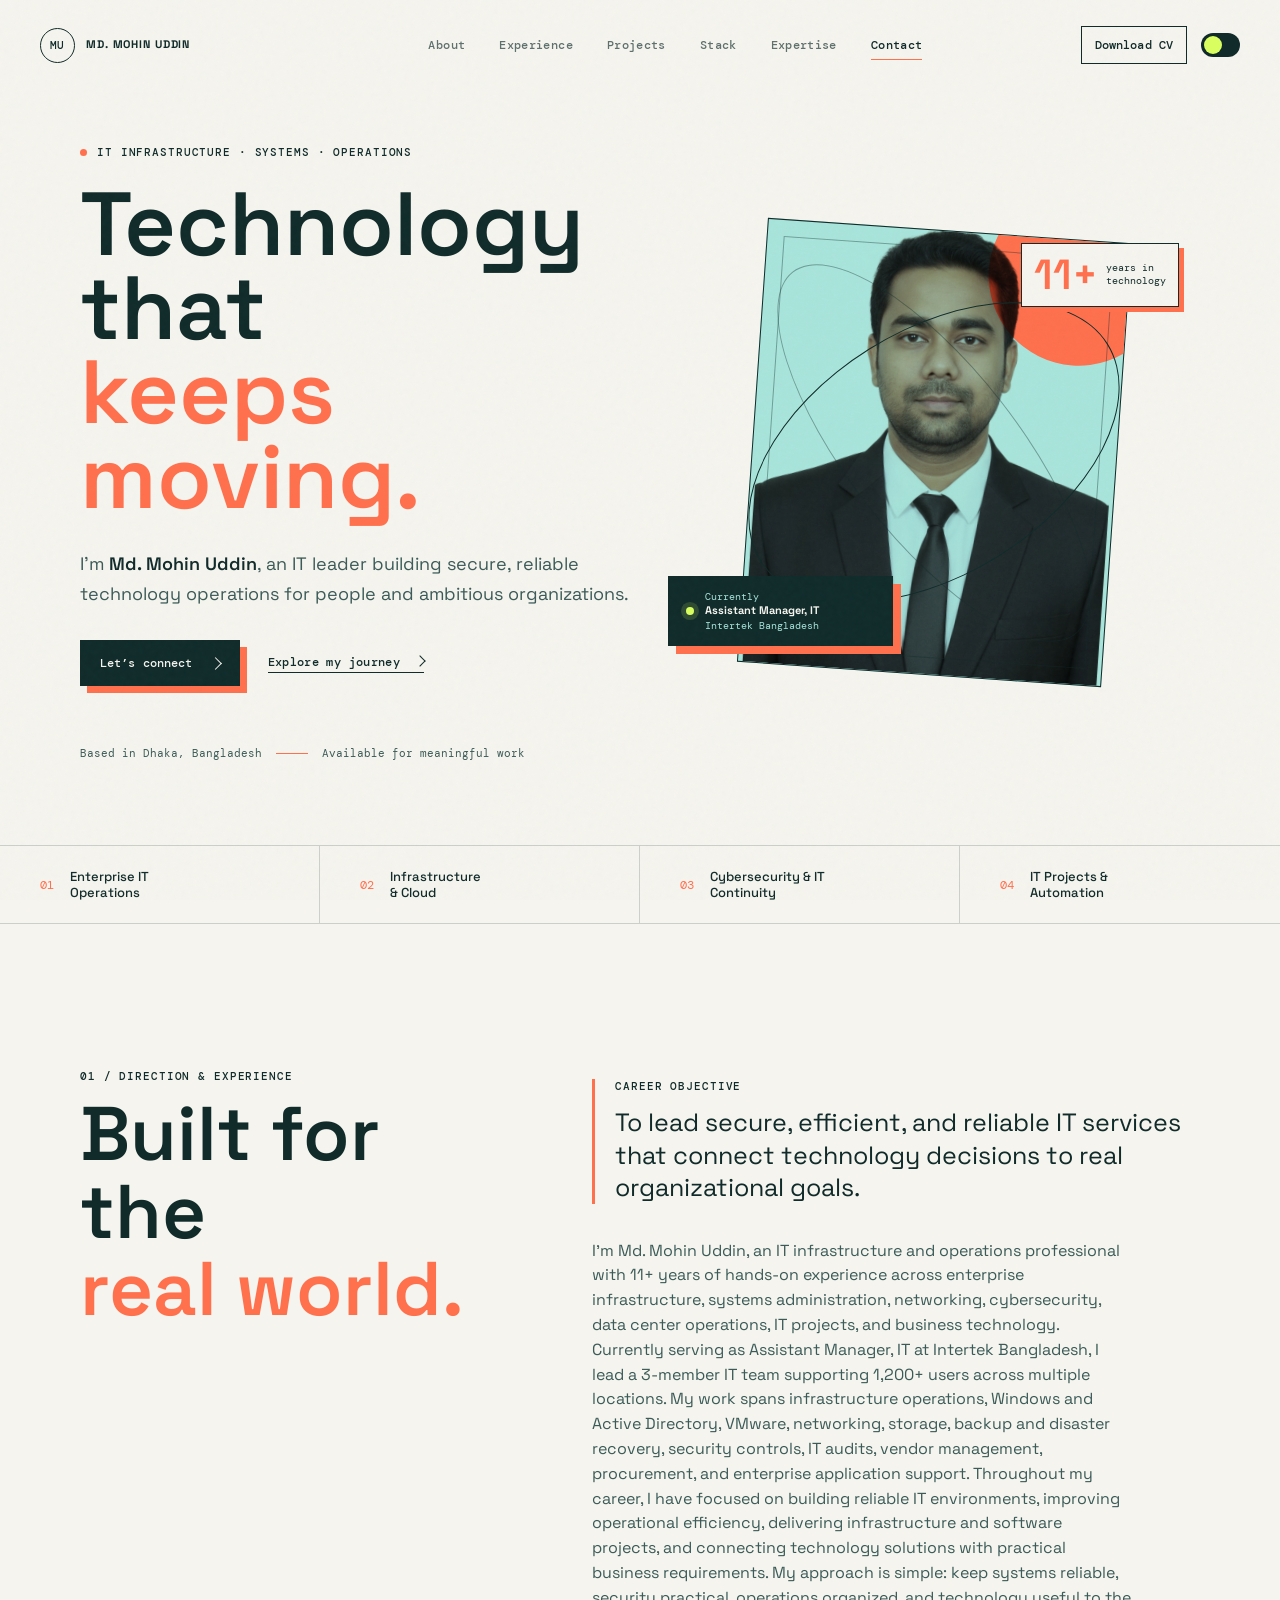
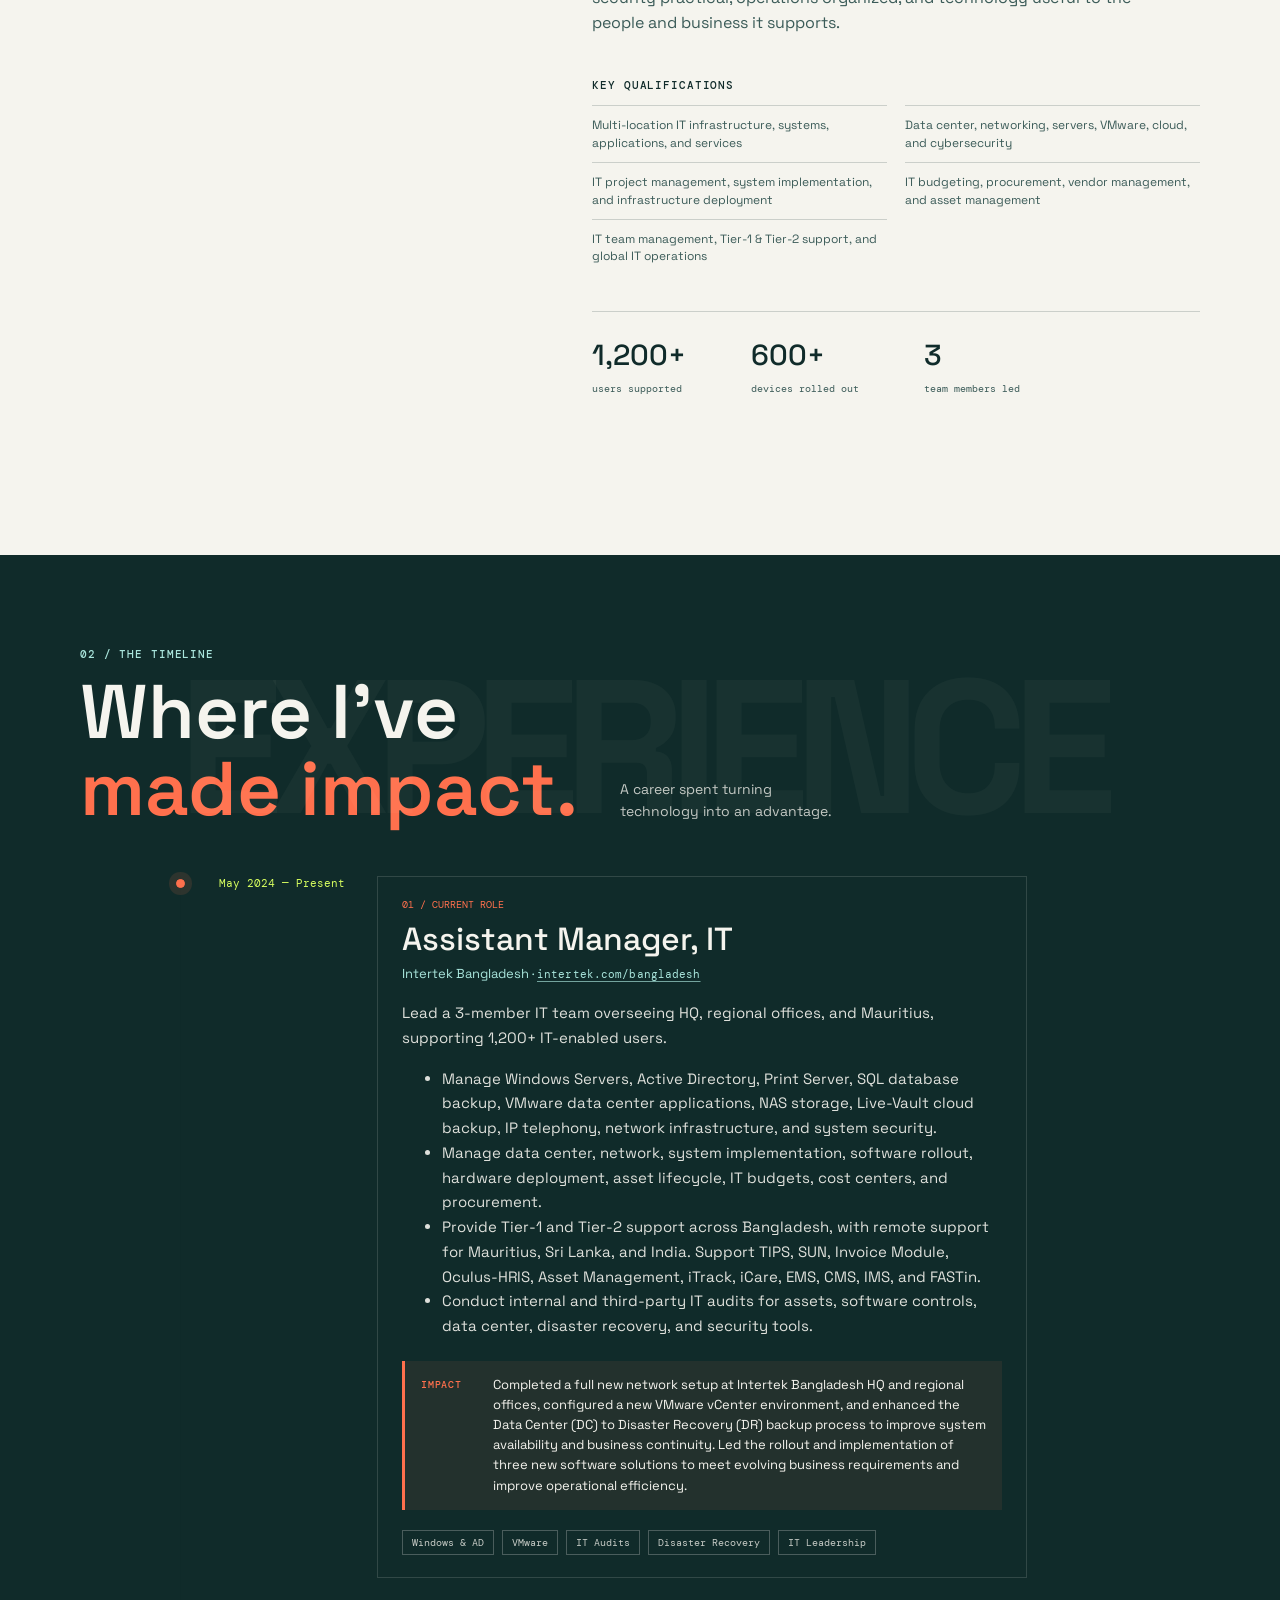
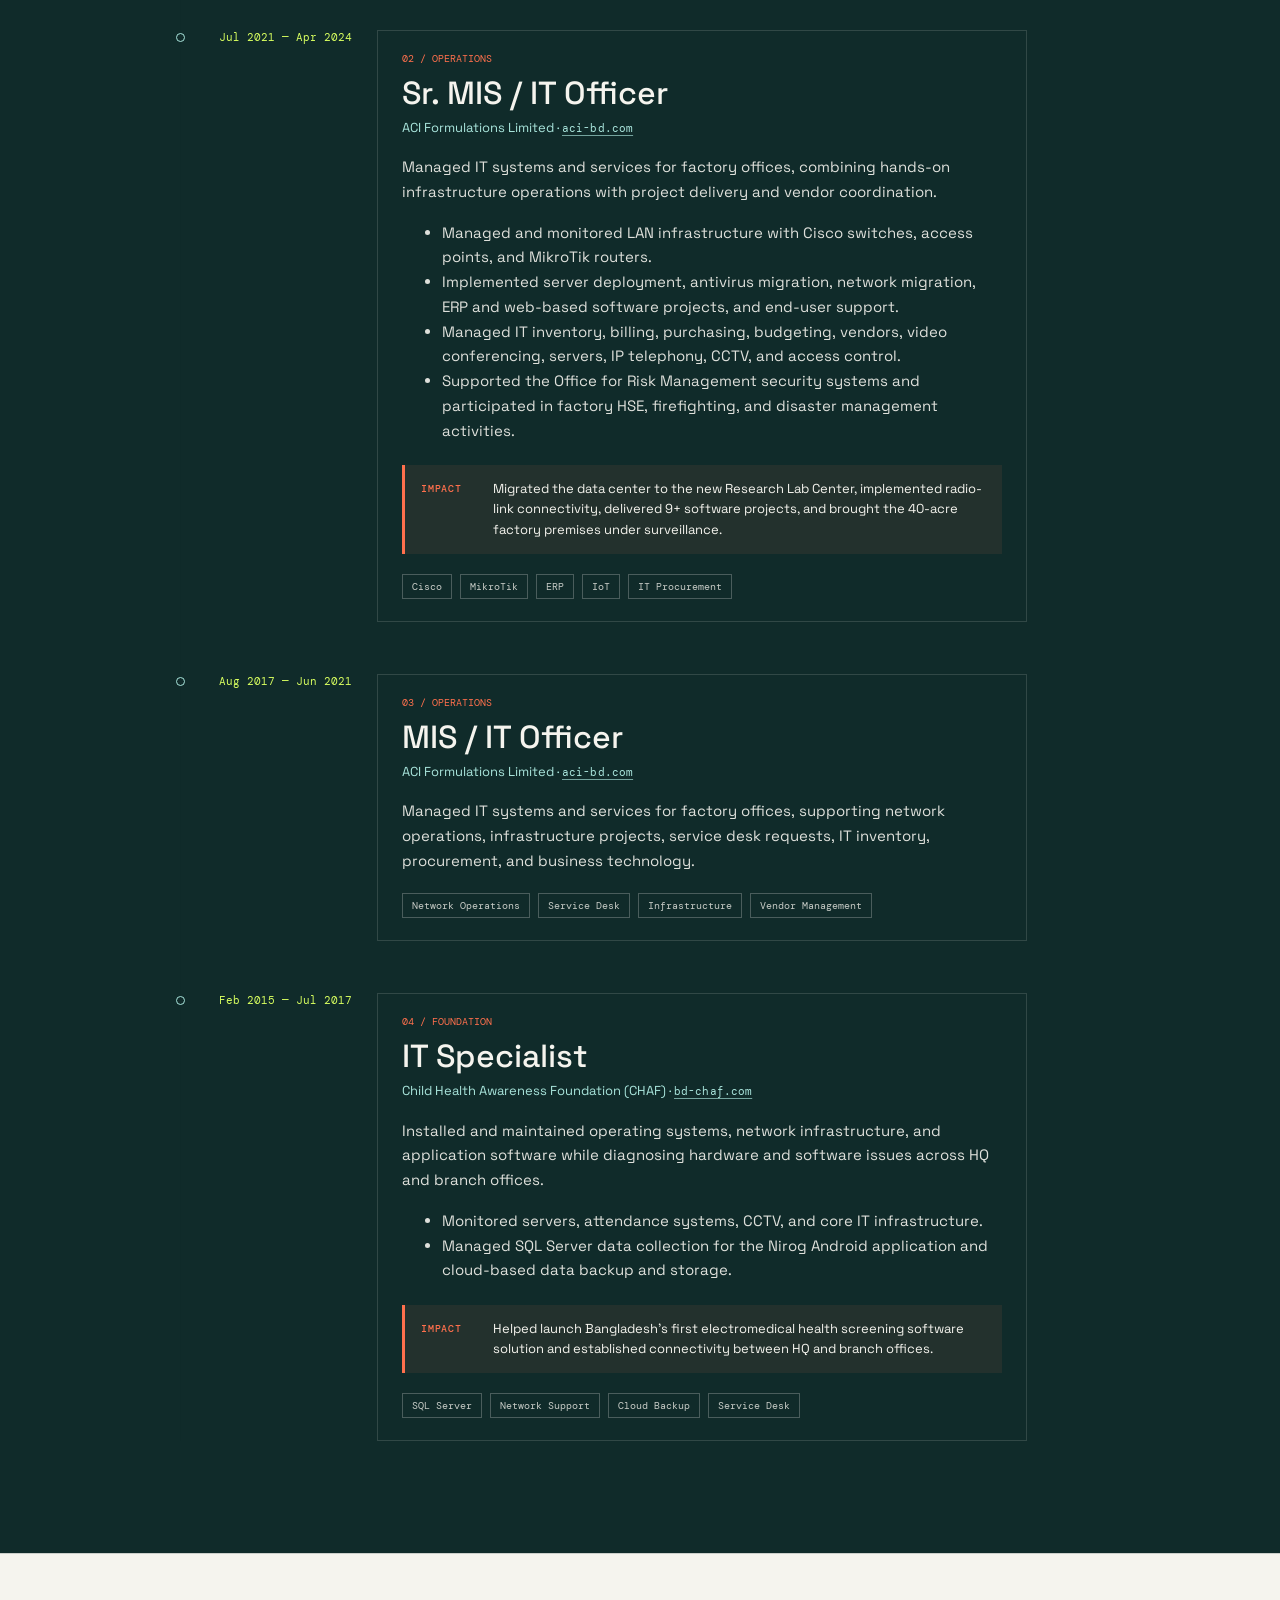
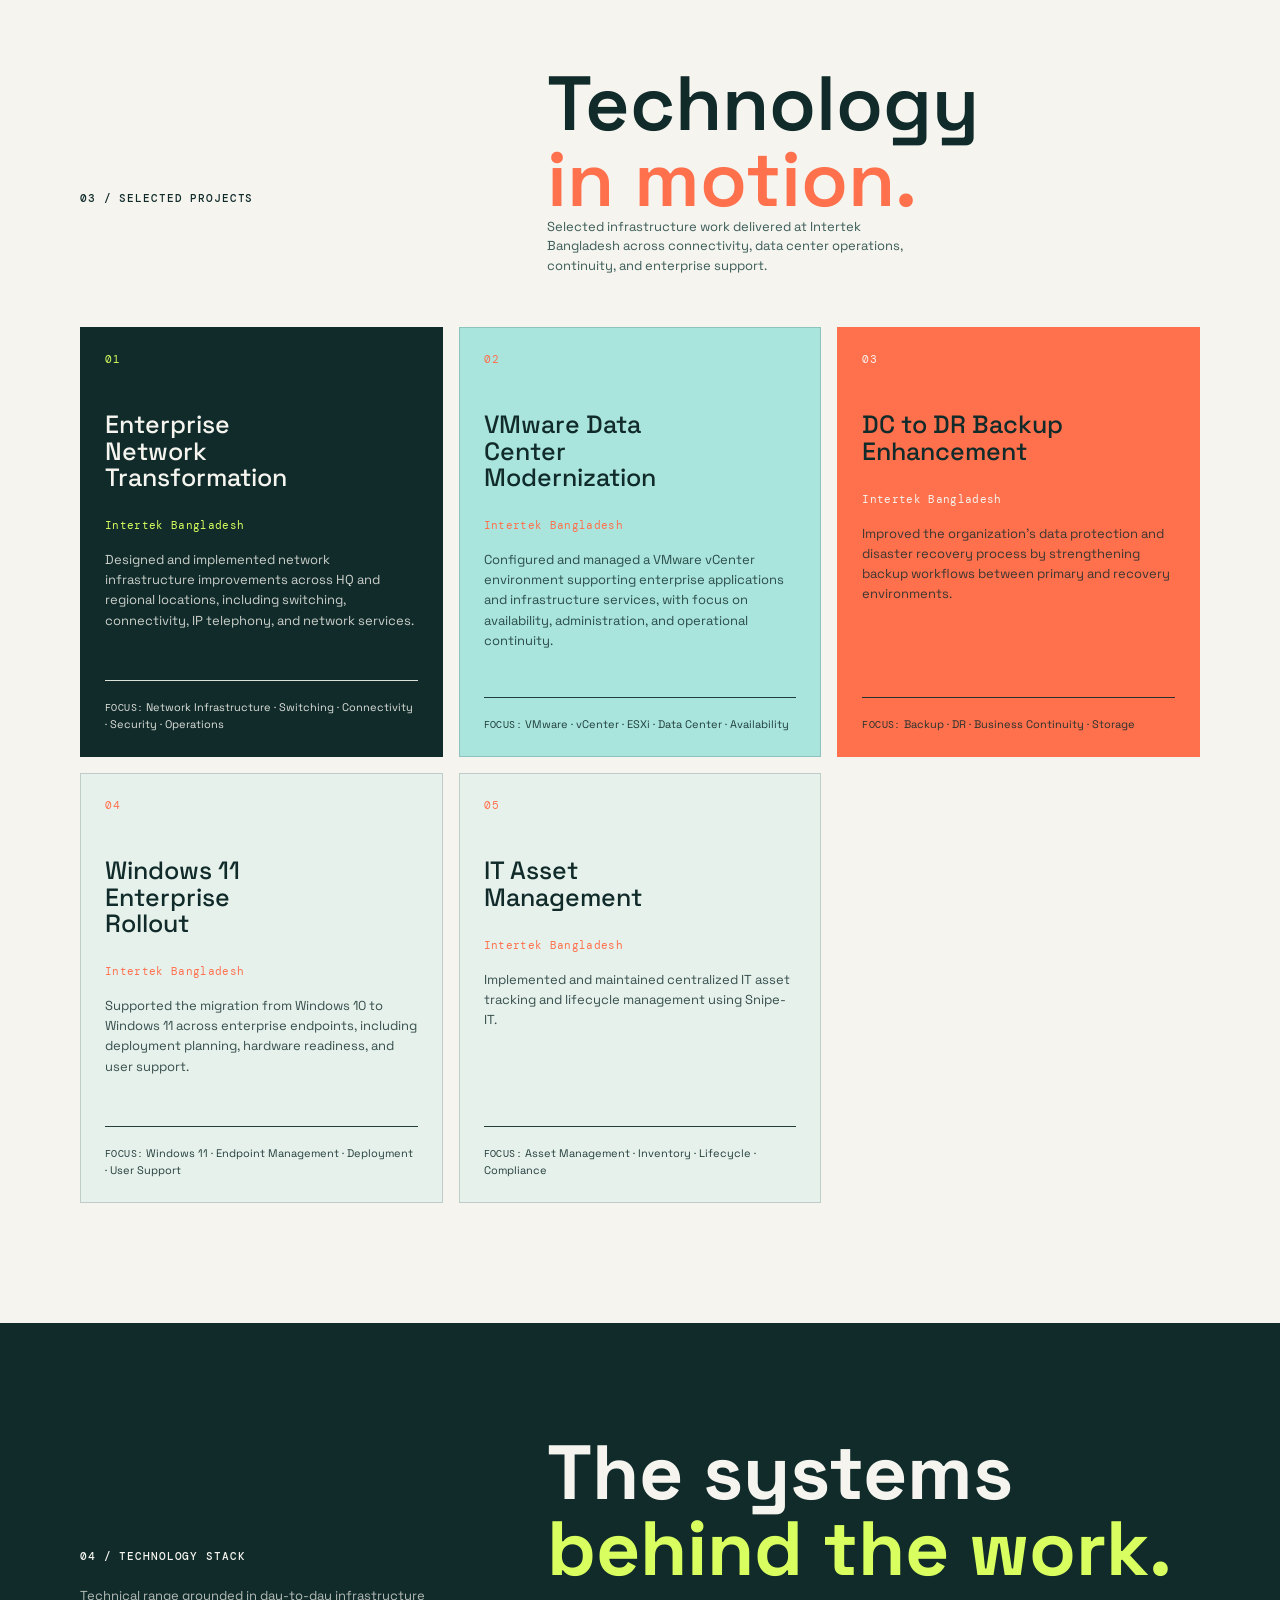
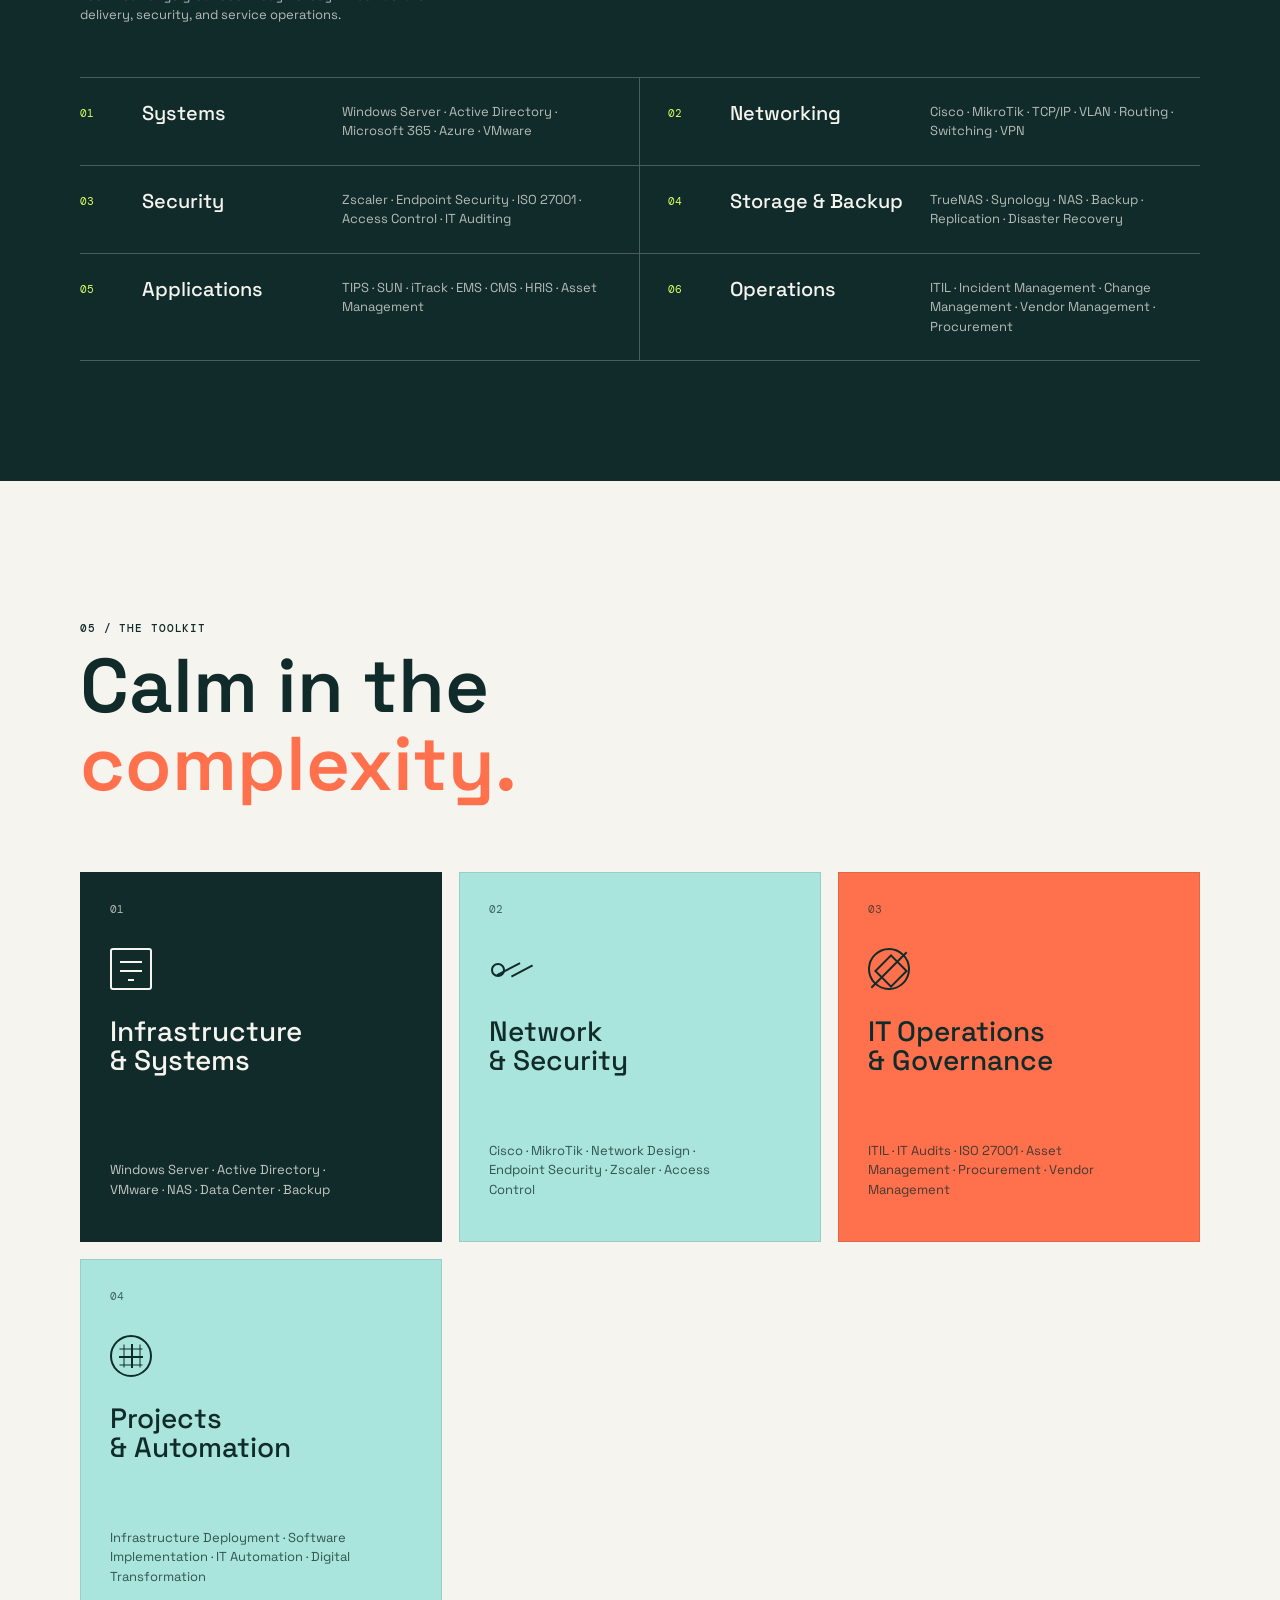
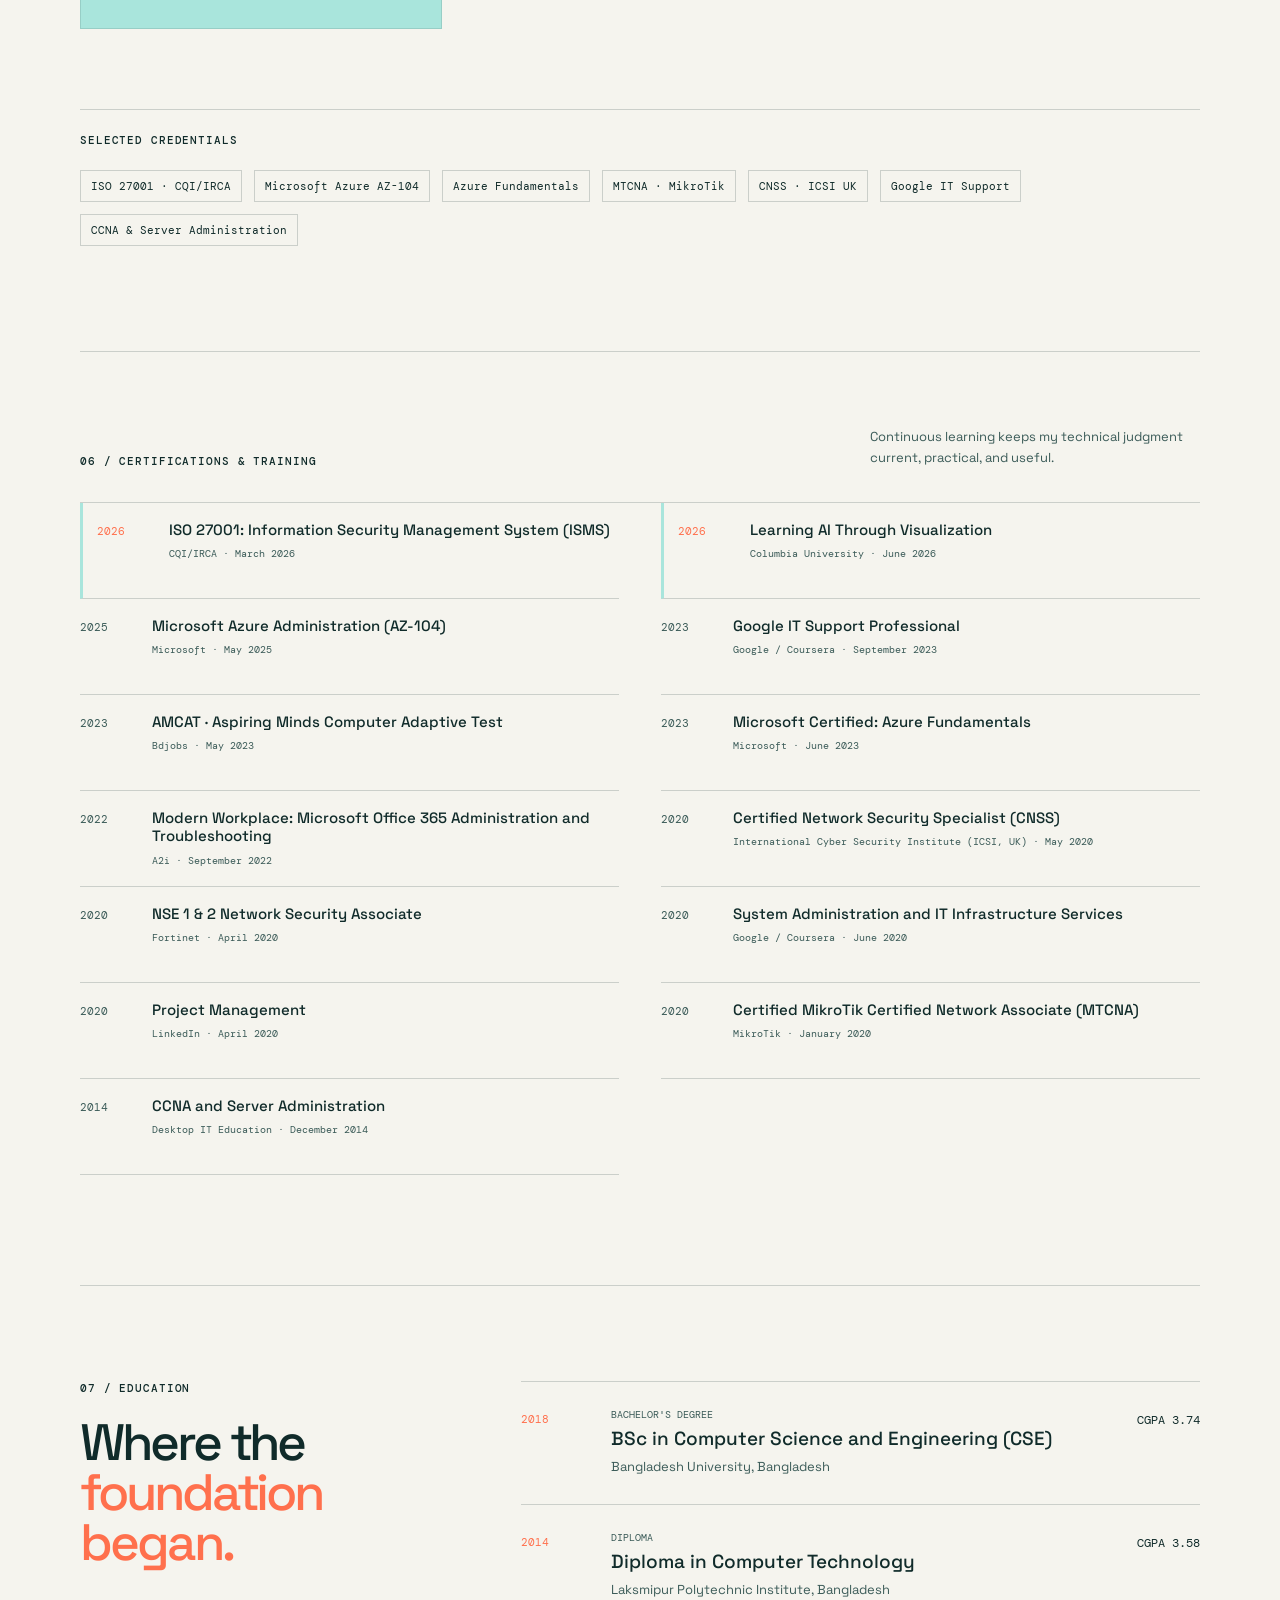
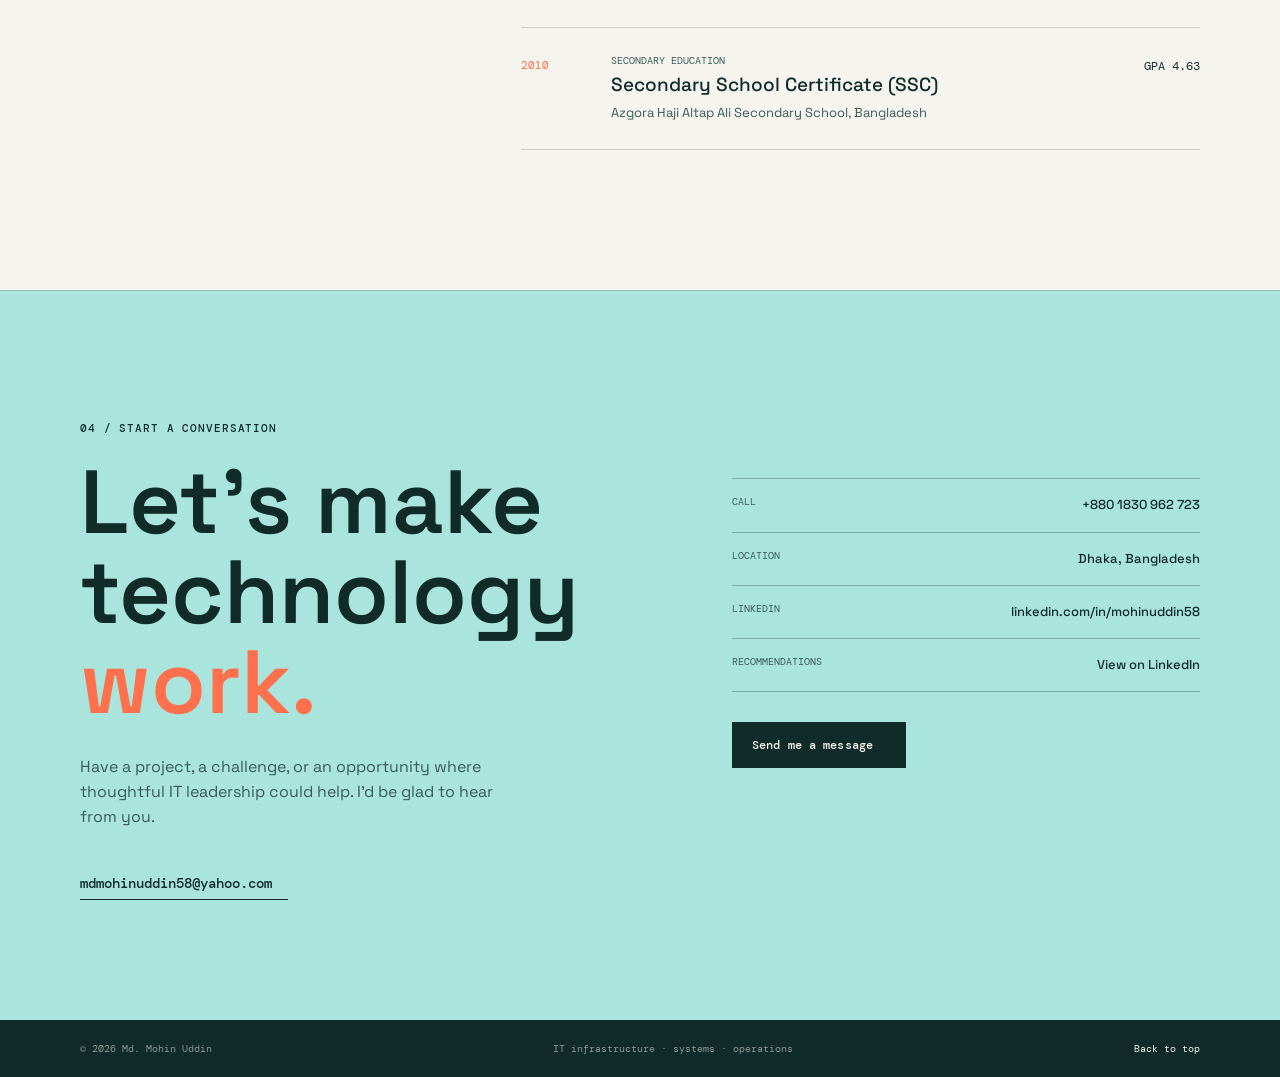
<file: index.html>
<!doctype html>
<html lang="en">
<head>
  <meta charset="UTF-8">
  <meta name="viewport" content="width=device-width, initial-scale=1.0">
  <meta name="description" content="Md. Mohin Uddin is an IT infrastructure and operations professional with 11+ years of experience leading reliable, secure enterprise technology services.">
  <meta name="author" content="Md. Mohin Uddin">
  <meta name="robots" content="index, follow">
  <meta name="theme-color" content="#102b2a">
  <meta property="og:type" content="website">
  <meta property="og:title" content="Md. Mohin Uddin | IT Infrastructure & Operations">
  <meta property="og:description" content="IT infrastructure and operations leadership across enterprise systems, networking, cybersecurity, data centers, and business technology.">
  <meta property="og:image" content="mohin.JPG">
  <meta property="og:image:alt" content="Md. Mohin Uddin">
  <meta name="twitter:card" content="summary_large_image">
  <meta name="twitter:title" content="Md. Mohin Uddin | IT Infrastructure & Operations">
  <meta name="twitter:description" content="Building secure, reliable technology operations for people and ambitious organizations.">
  <meta name="twitter:image" content="mohin.JPG">
  <title>Md. Mohin Uddin | IT Infrastructure Leader</title>
  <link rel="preconnect" href="https://fonts.googleapis.com">
  <link rel="preconnect" href="https://fonts.gstatic.com" crossorigin>
  <link href="https://fonts.googleapis.com/css2?family=DM+Mono:wght@400;500&family=Space+Grotesk:wght@400;500;600;700&display=swap" rel="stylesheet">
  <link rel="stylesheet" href="styles.css">
  <script type="application/ld+json">{"@context":"https://schema.org","@type":"Person","name":"Md. Mohin Uddin","jobTitle":"Assistant Manager, IT","url":"index.html","image":"mohin.JPG","email":"mailto:mdmohinuddin58@yahoo.com","sameAs":["https://www.linkedin.com/in/mohinuddin58/"],"worksFor":{"@type":"Organization","name":"Intertek Bangladesh"},"knowsAbout":["IT infrastructure","systems administration","networking","cybersecurity","data center operations","IT operations"]}</script>
</head>
<body>
  <div class="progress" id="progress"></div>
  <div class="site-noise" aria-hidden="true"></div>
  <header class="site-header">
    <a class="brand" href="#top" aria-label="Md. Mohin Uddin home"><span>MU</span><strong>MD. MOHIN UDDIN</strong></a>
    <nav class="main-nav" aria-label="Primary navigation">
      <a href="#about">About</a>
      <a href="#experience">Experience</a>
      <a href="#projects">Projects</a>
      <a href="#stack">Stack</a>
      <a href="#expertise">Expertise</a>
      <a href="#contact">Contact</a>
    </nav>
    <div class="header-actions">
      <a class="button button-small button-outline" href="assets/Resume-of-Md-Mohin-Uddin-15.08.pdf" download>Download CV</a>
      <button class="theme-toggle" id="themeToggle" type="button" aria-label="Toggle color theme"><span></span></button>
      <button class="menu-toggle" id="menuToggle" type="button" aria-label="Open navigation menu" aria-expanded="false"><i></i><i></i></button>
    </div>
  </header>

  <main id="top">
    <section class="hero section-shell" aria-labelledby="hero-title">
      <div class="hero-copy reveal">
        <p class="eyebrow"><span class="eyebrow-dot"></span> IT infrastructure · systems · operations</p>
        <h1 id="hero-title">Technology that<br><em>keeps moving.</em></h1>
        <p class="hero-intro">I’m <strong>Md. Mohin Uddin</strong>, an IT leader building secure, reliable technology operations for people and ambitious organizations.</p>
        <div class="hero-actions">
          <a class="button button-primary" href="#contact">Let’s connect</a>
          <a class="text-link" href="#experience">Explore my journey <span aria-hidden="true"></span></a>
        </div>
        <div class="hero-meta"><span>Based in Dhaka, Bangladesh</span><span class="meta-line"></span><span>Available for meaningful work</span></div>
      </div>
      <div class="hero-visual reveal reveal-delay">
        <div class="portrait-frame"><div class="portrait-glow"></div><img src="mohin.JPG" alt="Md. Mohin Uddin"></div>
        <div class="orbit orbit-one"></div><div class="orbit orbit-two"></div>
        <div class="status-card"><span class="status-pulse"></span><div><small>Currently</small><strong>Assistant Manager, IT</strong><small>Intertek Bangladesh</small></div></div>
        <div class="hero-stamp"><span>11+</span><small>years in<br>technology</small></div>
      </div>
    </section>

    <section class="signal-strip" aria-label="Career highlights">
      <div><strong>01</strong><span>Enterprise IT<br>Operations</span></div><div><strong>02</strong><span>Infrastructure<br>& Cloud</span></div><div><strong>03</strong><span>Cybersecurity & IT<br>Continuity</span></div><div><strong>04</strong><span>IT Projects &<br>Automation</span></div>
    </section>

    <section class="section-shell about-section" id="about">
      <div class="section-heading reveal"><p class="eyebrow">01 / Direction & experience</p><h2>Built for the<br><em>real world.</em></h2></div>
      <div class="about-content reveal reveal-delay">
        <div class="objective-block"><p class="eyebrow">Career objective</p><p class="large-copy">To lead secure, efficient, and reliable IT services that connect technology decisions to real organizational goals.</p></div>
        <p class="summary-copy">I’m Md. Mohin Uddin, an IT infrastructure and operations professional with 11+ years of hands-on experience across enterprise infrastructure, systems administration, networking, cybersecurity, data center operations, IT projects, and business technology. Currently serving as Assistant Manager, IT at Intertek Bangladesh, I lead a 3-member IT team supporting 1,200+ users across multiple locations. My work spans infrastructure operations, Windows and Active Directory, VMware, networking, storage, backup and disaster recovery, security controls, IT audits, vendor management, procurement, and enterprise application support. Throughout my career, I have focused on building reliable IT environments, improving operational efficiency, delivering infrastructure and software projects, and connecting technology solutions with practical business requirements. My approach is simple: keep systems reliable, security practical, operations organized, and technology useful to the people and business it supports.</p>
        <div class="qualifications-block"><p class="eyebrow">Key qualifications</p><div class="qualification-grid"><span>Multi-location IT infrastructure, systems, applications, and services</span><span>Data center, networking, servers, VMware, cloud, and cybersecurity</span><span>IT project management, system implementation, and infrastructure deployment</span><span>IT budgeting, procurement, vendor management, and asset management</span><span>IT team management, Tier-1 & Tier-2 support, and global IT operations</span></div></div>
        <div class="about-facts"><div><strong>1,200+</strong><span>users supported</span></div><div><strong>600+</strong><span>devices rolled out</span></div><div><strong>3</strong><span>team members led</span></div></div>
      </div>
    </section>

    <section class="experience-section" id="experience">
      <div class="section-shell">
        <div class="section-heading experience-heading reveal"><p class="eyebrow">02 / The timeline</p><h2>Where I’ve<br><em>made impact.</em></h2><p class="heading-note">A career spent turning technology into an advantage.</p></div>
        <div class="timeline">
          <article class="timeline-item current reveal"><div class="timeline-marker"><span></span></div><div class="timeline-date">May 2024 — Present</div><div class="timeline-body"><p class="role-label">01 / Current role</p><h3>Assistant Manager, IT</h3><p class="company">Intertek Bangladesh · <a href="https://www.intertek.com/bangladesh/" target="_blank" rel="noreferrer">intertek.com/bangladesh</a></p><p>Lead a 3-member IT team overseeing HQ, regional offices, and Mauritius, supporting 1,200+ IT-enabled users.</p><ul><li>Manage Windows Servers, Active Directory, Print Server, SQL database backup, VMware data center applications, NAS storage, Live-Vault cloud backup, IP telephony, network infrastructure, and system security.</li><li>Manage data center, network, system implementation, software rollout, hardware deployment, asset lifecycle, IT budgets, cost centers, and procurement.</li><li>Provide Tier-1 and Tier-2 support across Bangladesh, with remote support for Mauritius, Sri Lanka, and India. Support TIPS, SUN, Invoice Module, Oculus-HRIS, Asset Management, iTrack, iCare, EMS, CMS, IMS, and FASTin.</li><li>Conduct internal and third-party IT audits for assets, software controls, data center, disaster recovery, and security tools.</li></ul><div class="achievement"><strong>Impact</strong><span>Completed a full new network setup at Intertek Bangladesh HQ and regional offices, configured a new VMware vCenter environment, and enhanced the Data Center (DC) to Disaster Recovery (DR) backup process to improve system availability and business continuity. Led the rollout and implementation of three new software solutions to meet evolving business requirements and improve operational efficiency.</span></div><div class="tag-list"><span>Windows & AD</span><span>VMware</span><span>IT Audits</span><span>Disaster Recovery</span><span>IT Leadership</span></div></div></article>
          <article class="timeline-item reveal"><div class="timeline-marker"><span></span></div><div class="timeline-date">Jul 2021 — Apr 2024</div><div class="timeline-body"><p class="role-label">02 / Operations</p><h3>Sr. MIS / IT Officer</h3><p class="company">ACI Formulations Limited · <a href="https://www.aci-bd.com" target="_blank" rel="noreferrer">aci-bd.com</a></p><p>Managed IT systems and services for factory offices, combining hands-on infrastructure operations with project delivery and vendor coordination.</p><ul><li>Managed and monitored LAN infrastructure with Cisco switches, access points, and MikroTik routers.</li><li>Implemented server deployment, antivirus migration, network migration, ERP and web-based software projects, and end-user support.</li><li>Managed IT inventory, billing, purchasing, budgeting, vendors, video conferencing, servers, IP telephony, CCTV, and access control.</li><li>Supported the Office for Risk Management security systems and participated in factory HSE, firefighting, and disaster management activities.</li></ul><div class="achievement"><strong>Impact</strong><span>Migrated the data center to the new Research Lab Center, implemented radio-link connectivity, delivered 9+ software projects, and brought the 40-acre factory premises under surveillance.</span></div><div class="tag-list"><span>Cisco</span><span>MikroTik</span><span>ERP</span><span>IoT</span><span>IT Procurement</span></div></div></article>
          <article class="timeline-item reveal"><div class="timeline-marker"><span></span></div><div class="timeline-date">Aug 2017 — Jun 2021</div><div class="timeline-body"><p class="role-label">03 / Operations</p><h3>MIS / IT Officer</h3><p class="company">ACI Formulations Limited · <a href="https://www.aci-bd.com" target="_blank" rel="noreferrer">aci-bd.com</a></p><p>Managed IT systems and services for factory offices, supporting network operations, infrastructure projects, service desk requests, IT inventory, procurement, and business technology.</p><div class="tag-list"><span>Network Operations</span><span>Service Desk</span><span>Infrastructure</span><span>Vendor Management</span></div></div></article>
          <article class="timeline-item reveal"><div class="timeline-marker"><span></span></div><div class="timeline-date">Feb 2015 — Jul 2017</div><div class="timeline-body"><p class="role-label">04 / Foundation</p><h3>IT Specialist</h3><p class="company">Child Health Awareness Foundation (CHAF) · <a href="https://bd-chaf.com" target="_blank" rel="noreferrer">bd-chaf.com</a></p><p>Installed and maintained operating systems, network infrastructure, and application software while diagnosing hardware and software issues across HQ and branch offices.</p><ul><li>Monitored servers, attendance systems, CCTV, and core IT infrastructure.</li><li>Managed SQL Server data collection for the Nirog Android application and cloud-based data backup and storage.</li></ul><div class="achievement"><strong>Impact</strong><span>Helped launch Bangladesh’s first electromedical health screening software solution and established connectivity between HQ and branch offices.</span></div><div class="tag-list"><span>SQL Server</span><span>Network Support</span><span>Cloud Backup</span><span>Service Desk</span></div></div></article>
        </div>
      </div>
    </section>

    <section class="projects-section" id="projects" aria-labelledby="projects-title">
      <div class="section-shell">
        <div class="section-heading projects-heading reveal"><p class="eyebrow">03 / Selected projects</p><h2>Technology<br><em>in motion.</em></h2><p class="heading-note">Selected infrastructure work delivered at Intertek Bangladesh across connectivity, data center operations, continuity, and enterprise support.</p></div>
        <div class="projects-grid">
          <article class="project-card project-card-dark reveal"><span class="project-number">01</span><h3>Enterprise Network Transformation</h3><p class="project-company">Intertek Bangladesh</p><p class="project-description">Designed and implemented network infrastructure improvements across HQ and regional locations, including switching, connectivity, IP telephony, and network services.</p><p class="project-focus"><strong>Focus:</strong> Network Infrastructure · Switching · Connectivity · Security · Operations</p></article>
          <article class="project-card project-card-cyan reveal reveal-delay"><span class="project-number">02</span><h3>VMware Data Center Modernization</h3><p class="project-company">Intertek Bangladesh</p><p class="project-description">Configured and managed a VMware vCenter environment supporting enterprise applications and infrastructure services, with focus on availability, administration, and operational continuity.</p><p class="project-focus"><strong>Focus:</strong> VMware · vCenter · ESXi · Data Center · Availability</p></article>
          <article class="project-card project-card-orange reveal reveal-delay-two"><span class="project-number">03</span><h3>DC to DR Backup Enhancement</h3><p class="project-company">Intertek Bangladesh</p><p class="project-description">Improved the organization’s data protection and disaster recovery process by strengthening backup workflows between primary and recovery environments.</p><p class="project-focus"><strong>Focus:</strong> Backup · DR · Business Continuity · Storage</p></article>
          <article class="project-card project-card-light reveal"><span class="project-number">04</span><h3>Windows 11 Enterprise Rollout</h3><p class="project-company">Intertek Bangladesh</p><p class="project-description">Supported the migration from Windows 10 to Windows 11 across enterprise endpoints, including deployment planning, hardware readiness, and user support.</p><p class="project-focus"><strong>Focus:</strong> Windows 11 · Endpoint Management · Deployment · User Support</p></article>
          <article class="project-card project-card-light reveal reveal-delay"><span class="project-number">05</span><h3>IT Asset Management</h3><p class="project-company">Intertek Bangladesh</p><p class="project-description">Implemented and maintained centralized IT asset tracking and lifecycle management using Snipe-IT.</p><p class="project-focus"><strong>Focus:</strong> Asset Management · Inventory · Lifecycle · Compliance</p></article>
        </div>
      </div>
    </section>

    <section class="stack-section" id="stack" aria-labelledby="stack-title">
      <div class="section-shell">
        <div class="stack-heading reveal"><p class="eyebrow">04 / Technology stack</p><h2 id="stack-title">The systems<br><em>behind the work.</em></h2><p>Technical range grounded in day-to-day infrastructure delivery, security, and service operations.</p></div>
        <div class="stack-list">
          <article class="stack-item reveal"><span class="stack-index">01</span><h3>Systems</h3><p>Windows Server · Active Directory · Microsoft 365 · Azure · VMware</p></article>
          <article class="stack-item reveal reveal-delay"><span class="stack-index">02</span><h3>Networking</h3><p>Cisco · MikroTik · TCP/IP · VLAN · Routing · Switching · VPN</p></article>
          <article class="stack-item reveal reveal-delay-two"><span class="stack-index">03</span><h3>Security</h3><p>Zscaler · Endpoint Security · ISO 27001 · Access Control · IT Auditing</p></article>
          <article class="stack-item reveal"><span class="stack-index">04</span><h3>Storage &amp; Backup</h3><p>TrueNAS · Synology · NAS · Backup · Replication · Disaster Recovery</p></article>
          <article class="stack-item reveal reveal-delay"><span class="stack-index">05</span><h3>Applications</h3><p>TIPS · SUN · iTrack · EMS · CMS · HRIS · Asset Management</p></article>
          <article class="stack-item reveal reveal-delay-two"><span class="stack-index">06</span><h3>Operations</h3><p>ITIL · Incident Management · Change Management · Vendor Management · Procurement</p></article>
        </div>
      </div>
    </section>

    <section class="section-shell expertise-section" id="expertise">
      <div class="section-heading reveal"><p class="eyebrow">05 / The toolkit</p><h2>Calm in the<br><em>complexity.</em></h2></div>
      <div class="expertise-grid">
        <article class="expertise-card card-dark reveal"><span class="card-number">01</span><div class="card-icon icon-infrastructure" aria-hidden="true"></div><h3>Infrastructure<br>& Systems</h3><p>Windows Server · Active Directory · VMware · NAS · Data Center · Backup</p></article>
        <article class="expertise-card card-light reveal reveal-delay"><span class="card-number">02</span><div class="card-icon icon-network" aria-hidden="true"></div><h3>Network<br>& Security</h3><p>Cisco · MikroTik · Network Design · Endpoint Security · Zscaler · Access Control</p></article>
        <article class="expertise-card card-accent reveal reveal-delay-two"><span class="card-number">03</span><div class="card-icon icon-leadership" aria-hidden="true"></div><h3>IT Operations<br>& Governance</h3><p>ITIL · IT Audits · ISO 27001 · Asset Management · Procurement · Vendor Management</p></article>
        <article class="expertise-card card-light reveal"><span class="card-number">04</span><div class="card-icon icon-automation" aria-hidden="true"></div><h3>Projects<br>& Automation</h3><p>Infrastructure Deployment · Software Implementation · IT Automation · Digital Transformation</p></article>
      </div>
      <div class="credentials reveal"><p class="eyebrow">Selected credentials</p><div class="credential-list"><span>ISO 27001 · CQI/IRCA</span><span>Microsoft Azure AZ-104</span><span>Azure Fundamentals</span><span>MTCNA · MikroTik</span><span>CNSS · ICSI UK</span><span>Google IT Support</span><span>CCNA & Server Administration</span></div></div>
      <div class="certifications reveal" id="certifications">
        <div class="certifications-heading"><p class="eyebrow">06 / Certifications & training</p><p>Continuous learning keeps my technical judgment current, practical, and useful.</p></div>
        <div class="certification-list">
          <article class="certification-item featured"><span class="certification-year">2026</span><div><h3>ISO 27001: Information Security Management System (ISMS)</h3><p>CQI/IRCA · March 2026</p></div></article>
          <article class="certification-item featured"><span class="certification-year">2026</span><div><h3>Learning AI Through Visualization</h3><p>Columbia University · June 2026</p></div></article>
          <article class="certification-item"><span class="certification-year">2025</span><div><h3>Microsoft Azure Administration (AZ-104)</h3><p>Microsoft · May 2025</p></div></article>
          <article class="certification-item"><span class="certification-year">2023</span><div><h3>Google IT Support Professional</h3><p>Google / Coursera · September 2023</p></div></article>
          <article class="certification-item"><span class="certification-year">2023</span><div><h3>AMCAT · Aspiring Minds Computer Adaptive Test</h3><p>Bdjobs · May 2023</p></div></article>
          <article class="certification-item"><span class="certification-year">2023</span><div><h3>Microsoft Certified: Azure Fundamentals</h3><p>Microsoft · June 2023</p></div></article>
          <article class="certification-item"><span class="certification-year">2022</span><div><h3>Modern Workplace: Microsoft Office 365 Administration and Troubleshooting</h3><p>A2i · September 2022</p></div></article>
          <article class="certification-item"><span class="certification-year">2020</span><div><h3>Certified Network Security Specialist (CNSS)</h3><p>International Cyber Security Institute (ICSI, UK) · May 2020</p></div></article>
          <article class="certification-item"><span class="certification-year">2020</span><div><h3>NSE 1 & 2 Network Security Associate</h3><p>Fortinet · April 2020</p></div></article>
          <article class="certification-item"><span class="certification-year">2020</span><div><h3>System Administration and IT Infrastructure Services</h3><p>Google / Coursera · June 2020</p></div></article>
          <article class="certification-item"><span class="certification-year">2020</span><div><h3>Project Management</h3><p>LinkedIn · April 2020</p></div></article>
          <article class="certification-item"><span class="certification-year">2020</span><div><h3>Certified MikroTik Certified Network Associate (MTCNA)</h3><p>MikroTik · January 2020</p></div></article>
          <article class="certification-item"><span class="certification-year">2014</span><div><h3>CCNA and Server Administration</h3><p>Desktop IT Education · December 2014</p></div></article>
        </div>
      </div>
      <div class="education-section reveal" id="education">
        <div class="education-heading"><p class="eyebrow">07 / Education</p><h2>Where the<br><em>foundation began.</em></h2></div>
        <div class="education-list">
          <article class="education-item primary"><span class="education-year">2018</span><div><p class="education-level">Bachelor's degree</p><h3>BSc in Computer Science and Engineering (CSE)</h3><p>Bangladesh University, Bangladesh</p></div><strong>CGPA 3.74</strong></article>
          <article class="education-item"><span class="education-year">2014</span><div><p class="education-level">Diploma</p><h3>Diploma in Computer Technology</h3><p>Laksmipur Polytechnic Institute, Bangladesh</p></div><strong>CGPA 3.58</strong></article>
          <article class="education-item"><span class="education-year">2010</span><div><p class="education-level">Secondary education</p><h3>Secondary School Certificate (SSC)</h3><p>Azgora Haji Altap Ali Secondary School, Bangladesh</p></div><strong>GPA 4.63</strong></article>
        </div>
      </div>
    </section>

    <section class="contact-section" id="contact"><div class="section-shell contact-grid"><div class="contact-copy reveal"><p class="eyebrow">04 / Start a conversation</p><h2>Let’s make<br>technology <em>work.</em></h2><p>Have a project, a challenge, or an opportunity where thoughtful IT leadership could help. I’d be glad to hear from you.</p><a class="email-link" href="mailto:mdmohinuddin58@yahoo.com">mdmohinuddin58@yahoo.com <span></span></a></div><div class="contact-details reveal reveal-delay"><div class="contact-detail"><span>Call</span><a href="tel:+8801830962723">+880 1830 962 723</a></div><div class="contact-detail"><span>Location</span><strong>Dhaka, Bangladesh</strong></div><div class="contact-detail"><span>LinkedIn</span><a href="https://www.linkedin.com/in/mohinuddin58/" target="_blank" rel="noreferrer">linkedin.com/in/mohinuddin58</a></div><div class="contact-detail"><span>Recommendations</span><a href="https://www.linkedin.com/in/mohinuddin58/details/recommendations/?detailScreenTabIndex=0" target="_blank" rel="noreferrer">View on LinkedIn</a></div><a class="button button-primary" href="mailto:mdmohinuddin58@yahoo.com">Send me a message <span aria-hidden="true"></span></a></div></div></section>
  </main>
  <footer class="site-footer"><div class="section-shell"><span>© 2026 Md. Mohin Uddin</span><span>IT infrastructure · systems · operations</span><a href="#top">Back to top </a></div></footer>
  <script src="script.js"></script>
</body>
</html>
</file>
<file: styles.css>
:root{--ink:#102b2a;--ink-soft:#3b5b58;--paper:#f5f4ee;--lime:#d8ff5f;--orange:#ff704d;--cyan:#a9e5dc;--line:rgba(16,43,42,.18);--white:#fff;--mono:'DM Mono',monospace;--display:'Space Grotesk',sans-serif}*{box-sizing:border-box}html{scroll-behavior:smooth}body{margin:0;background:var(--paper);color:var(--ink);font-family:var(--display);font-size:16px;line-height:1.55;overflow-x:hidden}.site-noise{position:fixed;inset:0;pointer-events:none;opacity:.035;z-index:20;background-image:url("data:image/svg+xml,%3Csvg viewBox='0 0 180 180' xmlns='http://www.w3.org/2000/svg'%3E%3Cfilter id='n'%3E%3CfeTurbulence type='fractalNoise' baseFrequency='.9' numOctaves='3' stitchTiles='stitch'/%3E%3C/filter%3E%3Crect width='100%25' height='100%25' filter='url(%23n)' opacity='.7'/%3E%3C/svg%3E")}.progress{height:3px;position:fixed;left:0;top:0;background:var(--orange);z-index:100;width:0}.section-shell{max-width:1200px;margin:0 auto;padding-left:40px;padding-right:40px}.site-header{height:90px;display:flex;align-items:center;justify-content:space-between;max-width:1280px;margin:0 auto;padding:0 40px;position:relative;z-index:30}.brand{display:flex;align-items:center;gap:11px;text-decoration:none;color:var(--ink);font-size:11px;line-height:1.05;letter-spacing:.08em}.brand span{height:35px;width:35px;display:grid;place-items:center;border:1px solid var(--ink);border-radius:50%;font:500 11px var(--mono)}.brand strong{font-weight:700}.main-nav{display:flex;gap:34px;margin-left:80px}.main-nav a,.text-link{color:var(--ink);text-decoration:none;font:500 12px var(--mono);letter-spacing:.03em}.main-nav a{opacity:.65;transition:opacity .2s}.main-nav a:hover,.main-nav a.active{opacity:1}.header-actions{display:flex;align-items:center;gap:14px}.button{display:inline-flex;align-items:center;gap:13px;text-decoration:none;font:500 12px var(--mono);letter-spacing:.01em;padding:14px 19px;border:1px solid transparent;transition:transform .25s,background .25s}.button:hover{transform:translateY(-3px)}.button-small{padding:10px 13px}.button-outline{border-color:var(--ink);color:var(--ink)}.button-primary{background:var(--ink);color:var(--paper)}.button-primary:hover{background:var(--orange);color:var(--ink)}.theme-toggle{width:39px;height:24px;background:var(--ink);border:0;border-radius:20px;padding:3px;cursor:pointer}.theme-toggle span{display:block;width:18px;height:18px;border-radius:50%;background:var(--lime);transition:transform .25s}.theme-toggle.light span{transform:translateX(15px)}.menu-toggle{display:none;border:0;background:none;padding:6px}.menu-toggle i{width:22px;height:1px;background:var(--ink);display:block;margin:5px}.hero{min-height:680px;display:grid;grid-template-columns:1.05fr .95fr;align-items:center;padding-top:55px;padding-bottom:85px}.eyebrow{font:500 11px var(--mono);letter-spacing:.08em;text-transform:uppercase;margin:0 0 23px;display:flex;align-items:center;gap:10px}.eyebrow-dot{display:inline-block;width:7px;height:7px;background:var(--orange);border-radius:50%}.hero h1,.section-heading h2,.contact-copy h2{font-size:clamp(54px,7vw,99px);line-height:.94;letter-spacing:-.06em;margin:0;font-weight:500}.hero h1 em,.section-heading h2 em,.contact-copy h2 em{color:var(--orange);font-style:normal}.hero-intro{color:var(--ink-soft);font-size:18px;max-width:510px;margin:30px 0}.hero-intro strong{color:var(--ink);font-weight:600}.hero-actions{display:flex;gap:28px;align-items:center}.text-link{border-bottom:1px solid var(--ink);padding-bottom:2px}.hero-meta{display:flex;gap:14px;align-items:center;margin-top:60px;color:var(--ink-soft);font:11px var(--mono)}.meta-line{display:block;width:32px;height:1px;background:var(--orange)}.hero-visual{min-height:490px;position:relative;display:grid;place-items:center}.portrait-frame{width:min(365px,78%);aspect-ratio:.82;position:relative;background:var(--cyan);transform:rotate(4deg);overflow:hidden;border:1px solid var(--ink)}.portrait-frame:after{content:'';position:absolute;inset:16px;border:1px solid rgba(16,43,42,.38);z-index:2}.portrait-frame img{height:100%;width:100%;object-fit:cover;object-position:center;position:relative;z-index:1;filter:grayscale(15%);mix-blend-mode:multiply}.portrait-glow{position:absolute;width:180px;height:180px;border-radius:50%;background:var(--orange);top:-55px;right:-40px;z-index:0}.orbit{position:absolute;border:1px solid var(--ink);border-radius:50%;pointer-events:none}.orbit-one{width:410px;height:245px;transform:rotate(-32deg)}.orbit-two{width:460px;height:170px;transform:rotate(52deg);opacity:.38}.status-card{position:absolute;left:0;bottom:52px;display:flex;gap:11px;align-items:center;background:var(--ink);color:var(--paper);padding:14px 18px;min-width:225px;box-shadow:8px 8px 0 var(--orange)}.status-card small,.status-card strong{display:block;font-size:11px;line-height:1.4}.status-card small{font:10px var(--mono);color:var(--cyan)}.status-pulse{width:8px;height:8px;border-radius:50%;background:var(--lime);box-shadow:0 0 0 5px rgba(216,255,95,.15)}.hero-stamp{position:absolute;right:4%;top:35px;display:flex;align-items:center;gap:8px}.hero-stamp span{font-size:42px;line-height:1;font-weight:600;color:var(--orange)}.hero-stamp small{font:10px var(--mono);line-height:1.25}.signal-strip{display:grid;grid-template-columns:repeat(4,1fr);border-top:1px solid var(--line);border-bottom:1px solid var(--line);max-width:1280px;margin:0 auto}.signal-strip div{padding:23px 40px;display:flex;gap:16px;align-items:center;border-right:1px solid var(--line)}.signal-strip div:last-child{border-right:0}.signal-strip strong{font:12px var(--mono);color:var(--orange)}.signal-strip span{font-size:13px;line-height:1.2;font-weight:500}.about-section{display:grid;grid-template-columns:.82fr 1.18fr;gap:90px;padding-top:145px;padding-bottom:160px}.section-heading h2{font-size:clamp(47px,6vw,76px)}.about-content{padding-top:10px;max-width:650px}.large-copy{font-size:25px;line-height:1.3;margin:0 0 30px;max-width:590px}.about-content>p:not(.large-copy){color:var(--ink-soft);max-width:540px}.about-facts{display:flex;border-top:1px solid var(--line);margin-top:45px;padding-top:21px;gap:65px}.about-facts strong,.about-facts span{display:block}.about-facts strong{font-size:29px;font-weight:500}.about-facts span{font:10px var(--mono);color:var(--ink-soft);margin-top:4px}.experience-section{background:var(--ink);color:var(--paper);padding:140px 0 160px;position:relative}.experience-section:before{content:'EXPERIENCE';position:absolute;right:-4vw;top:45px;color:rgba(245,244,238,.035);font-size:16vw;font-weight:700;letter-spacing:-.08em}.experience-section .eyebrow{color:var(--cyan)}.experience-heading{display:grid;grid-template-columns:1fr 1fr;align-items:end;margin-bottom:90px}.experience-heading h2{grid-column:1}.heading-note{grid-column:2;color:rgba(245,244,238,.6);max-width:220px;font-size:14px;margin:0 0 5px}.timeline{max-width:990px;margin-left:auto}.timeline-item{display:grid;grid-template-columns:120px 1fr;gap:44px;position:relative;padding:0 0 75px 38px;border-left:1px solid rgba(245,244,238,.25)}.timeline-item:last-child{padding-bottom:0}.timeline-marker{position:absolute;left:-5px;top:0;width:9px;height:9px;border-radius:50%;background:var(--ink);border:1px solid var(--cyan);display:grid;place-items:center}.timeline-item.current .timeline-marker{background:var(--orange);border-color:var(--orange);box-shadow:0 0 0 7px rgba(255,112,77,.12)}.timeline-date{font:11px var(--mono);color:var(--cyan);padding-top:3px}.timeline-body{max-width:650px}.role-label{font:10px var(--mono);text-transform:uppercase;color:var(--orange);margin:0 0 11px}.timeline-body h3{font-size:30px;line-height:1.1;font-weight:500;margin:0}.company{color:var(--cyan);font-size:13px;margin:7px 0 17px}.timeline-body>p:not(.role-label):not(.company){color:rgba(245,244,238,.64);font-size:14px;max-width:600px}.tag-list{display:flex;gap:8px;flex-wrap:wrap;margin-top:20px}.tag-list span{border:1px solid rgba(245,244,238,.25);padding:5px 9px;font:10px var(--mono);color:rgba(245,244,238,.8)}.expertise-section{padding-top:140px;padding-bottom:140px}.expertise-grid{display:grid;grid-template-columns:repeat(3,1fr);gap:17px;margin-top:70px}.expertise-card{min-height:370px;padding:29px;position:relative;display:flex;flex-direction:column}.card-dark{background:var(--ink);color:var(--paper)}.card-light{background:var(--cyan)}.card-accent{background:var(--orange)}.card-number{font:11px var(--mono);opacity:.7}.card-icon{font-size:40px;line-height:1;margin:34px 0 27px}.expertise-card h3{font-size:28px;line-height:1.02;font-weight:500;margin:0}.expertise-card p{font-size:13px;line-height:1.5;max-width:250px;margin-top:auto;opacity:.78}.expertise-card>a{position:absolute;bottom:27px;right:28px;color:inherit;text-decoration:none;font-size:23px}.credentials{border-top:1px solid var(--line);margin-top:100px;padding-top:23px}.credential-list{display:flex;gap:12px;flex-wrap:wrap}.credential-list span{font:11px var(--mono);padding:8px 10px;border:1px solid var(--line)}.contact-section{background:var(--cyan);padding:130px 0 120px}.contact-grid{display:grid;grid-template-columns:1.1fr .9fr;gap:80px}.contact-copy h2{font-size:clamp(57px,7vw,94px);margin-bottom:28px}.contact-copy>p:not(.eyebrow){max-width:420px;color:var(--ink-soft);font-size:16px}.email-link{display:inline-block;margin-top:28px;color:var(--ink);text-decoration:none;font:500 14px var(--mono);border-bottom:1px solid var(--ink);padding-bottom:7px}.email-link span{color:var(--orange);margin-left:16px}.contact-details{padding-top:57px}.contact-detail{border-top:1px solid rgba(16,43,42,.3);padding:16px 0;display:flex;justify-content:space-between;gap:20px;font-size:13px}.contact-detail span{font:10px var(--mono);text-transform:uppercase;color:var(--ink-soft)}.contact-detail a,.contact-detail strong{color:var(--ink);text-decoration:none;font-weight:500}.contact-details .button{margin-top:30px}.site-footer{background:var(--ink);color:var(--paper);padding:22px 0}.site-footer .section-shell{display:flex;justify-content:space-between;align-items:center;font:10px var(--mono);color:rgba(245,244,238,.55)}.site-footer a{color:var(--paper);text-decoration:none}.reveal{opacity:0;transform:translateY(22px);transition:opacity .7s ease,transform .7s ease}.reveal.visible{opacity:1;transform:none}.reveal-delay{transition-delay:.15s}.reveal-delay-two{transition-delay:.3s}@media(max-width:800px){.section-shell{padding-left:22px;padding-right:22px}.site-header{height:75px;padding:0 22px}.main-nav{display:none;position:absolute;top:75px;left:0;right:0;margin:0;padding:20px 22px 25px;background:var(--paper);border-bottom:1px solid var(--line);flex-direction:column;gap:18px}.main-nav.open{display:flex}.header-actions .button{display:none}.menu-toggle{display:block}.hero{display:block;padding-top:65px;padding-bottom:75px;min-height:0}.hero h1{font-size:58px}.hero-intro{font-size:16px}.hero-meta{margin-top:38px;font-size:9px}.hero-visual{min-height:420px;margin-top:34px}.portrait-frame{width:275px}.orbit-one{width:325px;height:220px}.orbit-two{width:360px;height:150px}.status-card{left:4px;bottom:15px}.hero-stamp{top:10px;right:0}.signal-strip{grid-template-columns:1fr 1fr}.signal-strip div{padding:16px 22px;border-bottom:1px solid var(--line)}.signal-strip div:nth-child(2){border-right:0}.signal-strip div:nth-child(3),.signal-strip div:nth-child(4){border-bottom:0}.about-section{display:block;padding-top:90px;padding-bottom:100px}.about-content{padding-top:35px}.large-copy{font-size:21px}.about-facts{gap:22px}.about-facts strong{font-size:24px}.experience-section{padding:90px 0 100px}.experience-heading{display:block;margin-bottom:60px}.heading-note{margin-top:22px}.timeline-item{grid-template-columns:1fr;gap:12px;padding-left:25px;padding-bottom:55px}.timeline-body h3{font-size:26px}.expertise-section{padding-top:90px;padding-bottom:90px}.expertise-grid{grid-template-columns:1fr;margin-top:45px}.expertise-card{min-height:300px}.credentials{margin-top:65px}.contact-section{padding:90px 0}.contact-grid{display:block}.contact-details{padding-top:55px}.site-footer .section-shell{gap:14px;align-items:flex-start;flex-direction:column}}@media(prefers-reduced-motion:reduce){*,*::before,*::after{scroll-behavior:auto!important;transition:none!important;animation:none!important}}
body.alt-theme{--paper:#122a35;--ink:#f5f4ee;--ink-soft:#b4c6c5;--line:rgba(245,244,238,.2)}body.alt-theme .site-header,body.alt-theme .main-nav{background:var(--paper)}body.alt-theme .portrait-frame{background:#2f706c}body.alt-theme .site-noise{opacity:.06}.hero-stamp{z-index:10;white-space:nowrap;background:var(--paper);border:1px solid var(--ink);padding:10px 12px;box-shadow:5px 5px 0 var(--orange)}.hero-stamp span{display:block;min-width:54px}.hero-stamp small{display:block;color:var(--ink)}
.education-section{border-top:1px solid var(--line);margin-top:110px;padding-top:95px;display:grid;grid-template-columns:.7fr 1.3fr;gap:75px}.education-heading h2{font-size:clamp(38px,4vw,58px);line-height:.98;letter-spacing:-.06em;font-weight:500;margin:0}.education-heading h2 em{color:var(--orange);font-style:normal}.education-list{border-top:1px solid var(--line)}.education-item{display:grid;grid-template-columns:65px 1fr auto;gap:25px;align-items:start;padding:26px 0;border-bottom:1px solid var(--line)}.education-item.primary{border-left:0;padding-left:0}.education-year{font:11px var(--mono);color:var(--orange);padding-top:4px}.education-level{font:10px var(--mono);text-transform:uppercase;color:var(--ink-soft);margin:0 0 7px}.education-item h3{font-size:19px;line-height:1.2;font-weight:500;margin:0}.education-item p:last-child{color:var(--ink-soft);font-size:13px;margin:7px 0 0}.education-item>strong{font:12px var(--mono);white-space:nowrap;padding-top:4px;color:var(--ink)}@media(max-width:800px){.education-section{display:block;margin-top:75px;padding-top:70px}.education-heading{margin-bottom:40px}.education-item{grid-template-columns:52px 1fr;gap:15px}.education-item>strong{grid-column:2;padding-top:0}.education-item h3{font-size:17px}}
.objective-block{border-left:3px solid var(--orange);padding-left:20px;margin-bottom:35px}.objective-block .eyebrow,.qualifications-block .eyebrow{margin-bottom:13px}.summary-copy{color:var(--ink-soft);max-width:620px;margin:0}.qualifications-block{margin-top:43px}.qualification-grid{display:grid;grid-template-columns:1fr 1fr;gap:10px 18px}.qualification-grid span{border-top:1px solid var(--line);padding-top:11px;font-size:12px;line-height:1.45;color:var(--ink-soft)}
@media(max-width:800px){.qualification-grid{grid-template-columns:1fr}.objective-block{padding-left:15px}}
.certifications{border-top:1px solid var(--line);margin-top:105px;padding-top:75px}.certifications-heading{display:flex;justify-content:space-between;align-items:end;gap:40px;margin-bottom:34px}.certifications-heading .eyebrow{margin:0}.certifications-heading>p:last-child{color:var(--ink-soft);font-size:13px;margin:0;max-width:330px}.certification-list{display:grid;grid-template-columns:1fr 1fr;border-top:1px solid var(--line);column-gap:42px}.certification-item{display:grid;grid-template-columns:54px 1fr;gap:18px;padding:18px 0;border-bottom:1px solid var(--line);min-height:96px}.certification-item.featured{border-left:3px solid var(--cyan);padding-left:14px}.certification-year{font:11px var(--mono);color:var(--ink-soft);padding-top:3px}.certification-item.featured .certification-year{color:var(--orange)}.certification-item h3{font-size:15px;line-height:1.25;font-weight:500;margin:0}.certification-item p{font:10px var(--mono);color:var(--ink-soft);margin:8px 0 0}.certification-item:hover h3{color:var(--orange)}
@media(max-width:800px){.certifications{margin-top:75px;padding-top:65px}.certifications-heading{display:block;margin-bottom:28px}.certifications-heading>p:last-child{margin-top:16px}.certification-list{display:block}.certification-item{min-height:0;grid-template-columns:48px 1fr;gap:13px;padding:16px 0}.certification-item h3{font-size:14px}}
.achievement{display:grid;grid-template-columns:58px 1fr;gap:14px;align-items:start;margin-top:22px;padding:14px 16px;border-left:3px solid var(--orange);background:rgba(255,112,77,.08)}.achievement strong{font:500 10px var(--mono);letter-spacing:.08em;text-transform:uppercase;color:var(--orange);padding-top:3px}.achievement span{color:var(--paper);font-size:13px;line-height:1.55}
.experience-section{background:#234846}
.contact-detail:last-of-type{border-bottom:1px solid rgba(16,43,42,.3)}
.alt-theme .experience-section{color:#f5f4ee}.alt-theme .experience-section .timeline-body>p:not(.role-label):not(.company){color:rgba(245,244,238,.78)}.alt-theme .experience-section .timeline-body li{color:rgba(245,244,238,.9)}.alt-theme .experience-section .achievement span{color:#f5f4ee}.alt-theme .experience-section .company a{color:var(--cyan)}
.alt-theme .contact-section{color:#102b2a}.alt-theme .contact-section .eyebrow,.alt-theme .contact-section>p,.alt-theme .contact-copy>p:not(.eyebrow),.alt-theme .contact-detail span{color:#3b5b58}.alt-theme .contact-detail{border-color:rgba(16,43,42,.3)}.alt-theme .contact-detail a,.alt-theme .contact-detail strong,.alt-theme .email-link{color:#102b2a}
.experience-section{background:var(--ink);color:var(--paper)}.experience-section .timeline-item{border-color:var(--line)}.experience-section .timeline-marker{background:var(--ink)}.experience-section .timeline-body>p:not(.role-label):not(.company),.experience-section .timeline-body li{color:var(--ink-soft)}.experience-section .achievement span{color:var(--paper)}
body.alt-theme .experience-section .timeline-body>p:not(.role-label):not(.company),body.alt-theme .experience-section .timeline-body li{color:var(--ink-soft)}body.alt-theme .experience-section .achievement span{color:var(--paper)}
body.alt-theme .experience-section{background:#234846;color:#f5f4ee}body.alt-theme .experience-section .timeline-item{border-color:rgba(245,244,238,.25)}body.alt-theme .experience-section .timeline-marker{background:#234846}body.alt-theme .experience-section .timeline-body>p:not(.role-label):not(.company),body.alt-theme .experience-section .timeline-body li{color:rgba(245,244,238,.82)}body.alt-theme .experience-section .achievement span{color:#f5f4ee}
@media(max-width:800px){.hero-visual{min-height:460px}.hero-stamp{z-index:12;right:8px;top:auto;bottom:14px;background:var(--paper);border:1px solid var(--ink);padding:10px 12px;box-shadow:5px 5px 0 var(--orange)}}
.company a{color:var(--cyan);text-decoration:underline;text-decoration-color:rgba(169,229,220,.65);text-underline-offset:3px}.company a:hover{color:var(--lime)}
.experience-section:before{right:0;left:0;text-align:center;white-space:nowrap;overflow:hidden;font-size:clamp(82px,15vw,190px)}
.reveal{opacity:1;transform:none}@media(max-width:800px){.experience-section{padding:64px 0 72px}.experience-heading{margin-bottom:34px}.timeline-item{gap:8px;padding-bottom:36px}.expertise-grid{margin-top:32px}.expertise-card{min-height:250px;padding:24px}}
.section-heading .eyebrow{margin-bottom:12px}.experience-section{padding:92px 0 112px}.experience-heading{margin-bottom:48px}.timeline-item{padding-bottom:52px}@media(max-width:800px){.experience-section{padding:52px 0 64px}.experience-heading{margin-bottom:28px}.timeline-item{padding-bottom:32px}}
.experience-section .timeline-body>p:not(.role-label):not(.company),.experience-section .timeline-body li{color:rgba(245,244,238,.9)!important}.experience-section .company{color:#a9e5dc!important}.experience-section .timeline-date{color:#d8ff5f!important}.experience-section .heading-note{color:rgba(245,244,238,.78)!important}
.hero-actions .button-primary:after,.hero-actions .text-link span{content:'';display:inline-block;width:8px;height:8px;border-top:1.5px solid currentColor;border-right:1.5px solid currentColor;transform:rotate(45deg);margin-left:5px}.hero-actions .text-link span{margin-left:9px;vertical-align:1px;transition:transform .2s ease}.hero-actions .button-primary:hover:after,.hero-actions .text-link:hover span{transform:translateX(3px) rotate(45deg)}
.timeline{width:min(100%,920px);margin:0 auto}.timeline-item{grid-template-columns:130px minmax(0,1fr);gap:28px;align-items:start}.timeline-body{min-width:0}.timeline-date{white-space:nowrap}.timeline-marker{z-index:1}@media(max-width:800px){.timeline{width:100%}.timeline-item{grid-template-columns:1fr;gap:8px;padding-left:25px}.timeline-date{white-space:normal}}
.timeline-marker{top:3px}.timeline-date{padding-top:0}.role-label{line-height:1.2}
.hero-copy{max-width:620px}.hero h1,.section-heading h2,.contact-copy h2{letter-spacing:0;font-weight:600}.hero-intro{max-width:560px;line-height:1.7}.hero-actions .button-primary{box-shadow:7px 7px 0 var(--orange)}.hero-actions .button-primary:hover{box-shadow:3px 3px 0 var(--orange)}
.section-heading h2{line-height:1.02}.experience-heading{max-width:1080px}.timeline-body{padding:22px 24px;border:1px solid rgba(245,244,238,.14);background:rgba(16,43,42,.22)}.timeline-body h3{font-size:32px;letter-spacing:0}.timeline-body>p:not(.role-label):not(.company),.timeline-body li{font-size:15px;line-height:1.65}.timeline-item{border-left-color:rgba(169,229,220,.35)}.timeline-item:hover .timeline-body{border-color:var(--cyan)}
.expertise-card{border:1px solid rgba(16,43,42,.12);transition:transform .25s ease,box-shadow .25s ease}.expertise-card:hover{transform:translateY(-8px);box-shadow:10px 10px 0 rgba(16,43,42,.18)}.card-dark:hover{box-shadow:10px 10px 0 var(--orange)}.card-icon{transition:transform .25s ease}.expertise-card:hover .card-icon{transform:rotate(-5deg) scale(1.08)}.expertise-card h3{letter-spacing:0}.credentials{margin-top:80px}.credential-list span{transition:background .2s ease,color .2s ease,border-color .2s ease}.credential-list span:hover{background:var(--ink);color:var(--paper);border-color:var(--ink)}
.contact-section{border-top:1px solid rgba(16,43,42,.18)}.contact-copy h2{line-height:1}.contact-detail{transition:padding .2s ease,border-color .2s ease}.contact-detail:hover{padding-left:10px;border-color:var(--orange)}
@media(max-width:950px){.about-section{display:block}.about-content{max-width:760px;margin-top:40px}.summary-copy{max-width:760px}}
@media(max-width:800px){.section-shell{padding-left:22px;padding-right:22px}.site-header{height:76px;padding:0 22px}.brand strong{font-size:10px}.summary-copy{font-size:15px;line-height:1.65}.education-item h3{overflow-wrap:anywhere}}
@media(max-width:800px){.hero h1{letter-spacing:0;font-size:clamp(48px,13vw,72px)}.hero-intro{line-height:1.6}.hero-actions{gap:20px;flex-wrap:wrap}.timeline-body{padding:18px}.timeline-body h3{font-size:27px}.timeline-body>p:not(.role-label):not(.company),.timeline-body li{font-size:14px}.expertise-card:hover{transform:none;box-shadow:none}.contact-copy h2{font-size:clamp(48px,13vw,76px)}}
.projects-section{background:var(--paper);padding:112px 0 120px;border-top:1px solid var(--line)}.projects-heading{display:grid;grid-template-columns:.75fr 1.25fr;column-gap:75px;align-items:end;margin-bottom:52px}.projects-heading h2{font-size:clamp(48px,6vw,78px);line-height:.98;margin:0}.projects-heading .heading-note{max-width:360px;margin:0;color:var(--ink-soft);font-size:13px;line-height:1.5}.projects-grid{display:grid;grid-template-columns:repeat(3,1fr);gap:16px}.project-card{min-height:430px;padding:24px;display:flex;flex-direction:column;border:1px solid var(--line);position:relative;transition:transform .25s ease,box-shadow .25s ease}.project-card:hover{transform:translateY(-7px);box-shadow:8px 8px 0 var(--orange)}.project-card-dark{background:var(--ink);color:var(--paper);border-color:var(--ink)}.project-card-cyan{background:var(--cyan)}.project-card-orange{background:var(--orange);color:var(--ink);border-color:var(--orange)}.project-card-light{background:rgba(169,229,220,.2)}.project-number{font:11px var(--mono);color:var(--orange);letter-spacing:.08em}.project-card-dark .project-number{color:var(--lime)}.project-card-orange .project-number{color:var(--paper)}.project-card h3{font-size:25px;line-height:1.05;font-weight:500;margin:45px 0 28px;max-width:210px}.project-card dl{display:grid;gap:15px;margin:0;margin-top:auto}.project-card dl div{display:grid;grid-template-columns:67px 1fr;gap:12px;border-top:1px solid currentColor;padding-top:9px}.project-card dt{font:10px var(--mono);text-transform:uppercase;letter-spacing:.04em}.project-card dd{font-size:11px;line-height:1.45;margin:0;opacity:.82}.project-card-dark dd{color:rgba(245,244,238,.82)}.project-card-dark dl div{border-color:rgba(245,244,238,.25)}
@media(max-width:900px){.projects-section{padding:80px 0}.projects-heading{display:block;margin-bottom:36px}.projects-heading h2{margin:12px 0 18px}.projects-grid{grid-template-columns:repeat(2,1fr)}}
@media(max-width:560px){.projects-section{padding:64px 0}.projects-grid{grid-template-columns:1fr;gap:12px}.project-card{min-height:0;padding:20px}.project-card h3{font-size:23px;margin:35px 0 24px}.project-card dl{gap:12px}.project-card dl div{grid-template-columns:72px 1fr}.project-card:hover{transform:none;box-shadow:none}}
.stack-section{padding:112px 0 120px;background:var(--ink);color:var(--paper)}.stack-heading{display:grid;grid-template-columns:.75fr 1.25fr;column-gap:75px;align-items:end;margin-bottom:52px}.stack-heading h2{font-size:clamp(48px,6vw,78px);line-height:.98;margin:0}.stack-heading h2 em{color:var(--lime);font-style:normal}.stack-heading>p:last-child{max-width:360px;margin:0;color:rgba(245,244,238,.72);font-size:13px;line-height:1.5}.stack-list{display:grid;grid-template-columns:repeat(2,1fr);border-top:1px solid rgba(245,244,238,.25)}.stack-item{display:grid;grid-template-columns:42px 180px 1fr;gap:20px;align-items:start;padding:24px 0;border-bottom:1px solid rgba(245,244,238,.25)}.stack-item:nth-child(odd){padding-right:28px;border-right:1px solid rgba(245,244,238,.25)}.stack-item:nth-child(even){padding-left:28px}.stack-index{font:11px var(--mono);color:var(--lime);padding-top:4px}.stack-item h3{font-size:20px;line-height:1.15;font-weight:500;margin:0}.stack-item p{color:rgba(245,244,238,.72);font-size:13px;line-height:1.5;margin:0}.stack-item:hover h3{color:var(--lime)}
@media(max-width:900px){.stack-section{padding:80px 0}.stack-heading{display:block;margin-bottom:36px}.stack-heading h2{margin:12px 0 18px}.stack-item{grid-template-columns:38px 145px 1fr;gap:14px}.stack-item:nth-child(odd){padding-right:18px}.stack-item:nth-child(even){padding-left:18px}}
@media(max-width:560px){.stack-section{padding:64px 0}.stack-list{display:block}.stack-item,.stack-item:nth-child(odd),.stack-item:nth-child(even){grid-template-columns:38px 1fr;gap:12px;padding:20px 0;border-right:0}.stack-item p{grid-column:2}.stack-item h3{font-size:19px}}
.project-card .project-company{font:11px var(--mono);letter-spacing:.03em;margin:0 0 18px;color:var(--orange)}.project-card-dark .project-company{color:var(--lime)}.project-card-orange .project-company{color:var(--paper)}.project-card .project-description{font-size:13px;line-height:1.55;margin:0;opacity:.82}.project-card .project-focus{font-size:11px;line-height:1.5;margin:auto 0 0;padding-top:18px;border-top:1px solid currentColor;opacity:.9}.project-card .project-focus strong{font:10px var(--mono);text-transform:uppercase;letter-spacing:.04em}.project-card dl{display:none}
.card-icon{width:42px;height:42px;margin:32px 0 27px;position:relative;color:currentColor}.icon-infrastructure{border:2px solid currentColor;border-radius:3px}.icon-infrastructure:before,.icon-infrastructure:after{content:'';position:absolute;left:8px;right:8px;height:2px;background:currentColor}.icon-infrastructure:before{top:11px;box-shadow:0 9px 0 currentColor}.icon-infrastructure:after{top:29px;left:16px;right:16px}.icon-network:before,.icon-network:after{content:'';position:absolute;border:2px solid currentColor;border-radius:50%;width:10px;height:10px}.icon-network:before{left:2px;top:15px;box-shadow:26px 0 0 -2px var(--cyan),13px -14px 0 -2px var(--cyan)}.icon-network:after{left:7px;top:20px;width:26px;height:2px;border:0;border-top:2px solid currentColor;border-radius:0;transform:rotate(-28deg);box-shadow:11px 7px 0 -1px currentColor}.icon-leadership{border:2px solid currentColor;border-radius:50%}.icon-leadership:before{content:'';position:absolute;left:9px;top:9px;width:20px;height:20px;border:2px solid currentColor;transform:rotate(45deg)}.icon-leadership:after{content:'';position:absolute;left:18px;top:-5px;width:2px;height:50px;background:currentColor;transform:rotate(45deg)}.icon-automation{border:2px solid currentColor;border-radius:50%}.icon-automation:before,.icon-automation:after{content:'';position:absolute;background:currentColor}.icon-automation:before{width:24px;height:2px;left:7px;top:19px;box-shadow:0 -8px 0 -0.5px currentColor,0 8px 0 -0.5px currentColor}.icon-automation:after{width:2px;height:24px;left:19px;top:7px;box-shadow:-8px 0 0 -0.5px currentColor,8px 0 0 -0.5px currentColor}
.main-nav a{position:relative}.main-nav a:after{content:'';position:absolute;left:0;right:100%;bottom:-7px;height:1px;background:var(--orange);transition:right .25s ease}.main-nav a:hover:after,.main-nav a.active:after{right:0}.company a{font:11px var(--mono);letter-spacing:.01em}.contact-detail a,.email-link{transition:color .2s ease,opacity .2s ease}.contact-detail a:hover,.email-link:hover{color:var(--orange)!important}.button:focus-visible,.theme-toggle:focus-visible,.menu-toggle:focus-visible,.main-nav a:focus-visible,.company a:focus-visible,.contact-detail a:focus-visible,.email-link:focus-visible{outline:2px solid var(--orange);outline-offset:4px}
</file>
